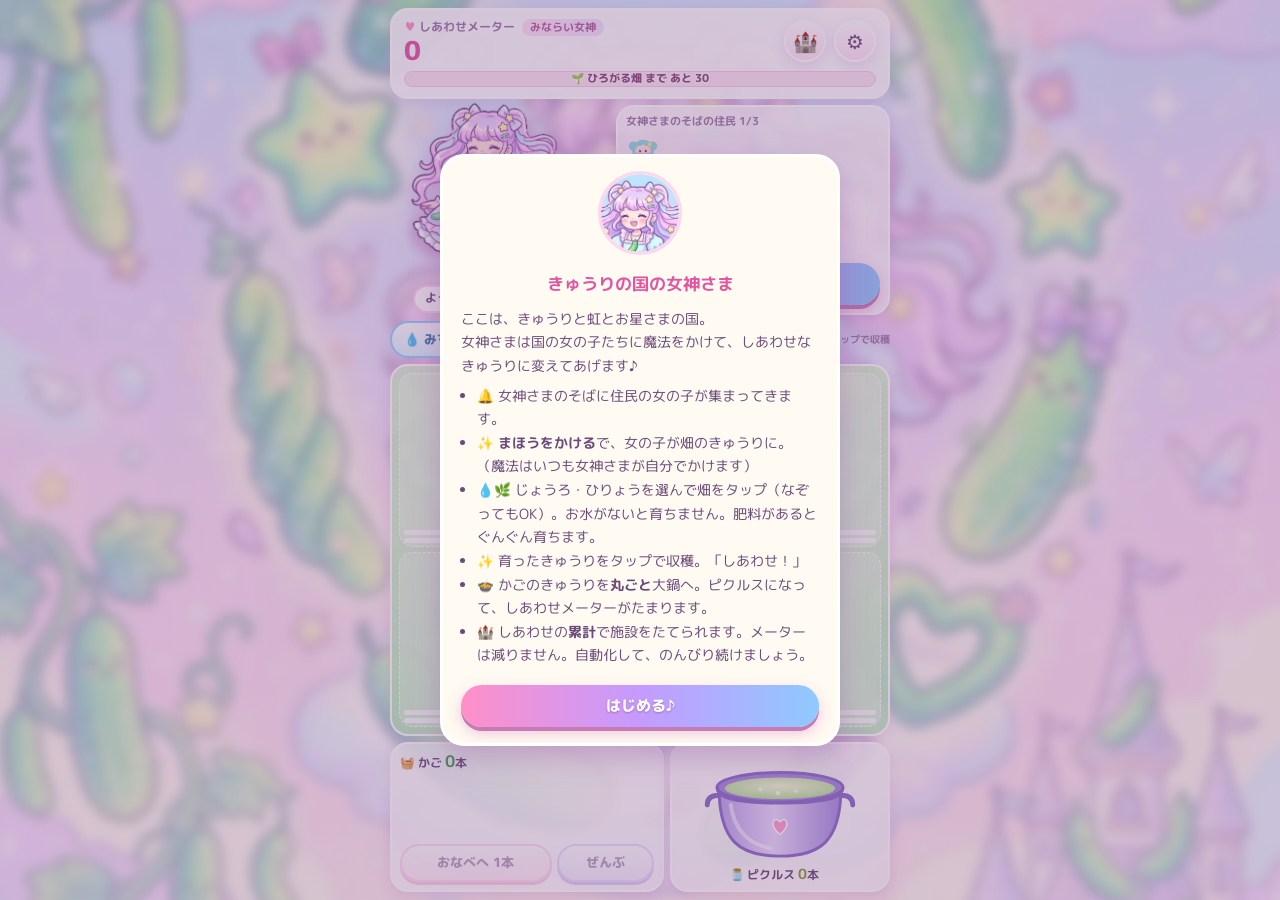
<file: index.html>
<!doctype html>
<html lang="ja">
<head>
<meta charset="utf-8">
<meta name="viewport" content="width=device-width, initial-scale=1, viewport-fit=cover, user-scalable=no">
<title>きゅうりの国の女神さま</title>
<meta name="description" content="女神さまの魔法で住民の女の子をきゅうりに。育てて収穫して、大鍋でピクルスにして、しあわせメーターをためよう。">
<meta name="theme-color" content="#f7d6ef">
<link rel="icon" href="assets/goddess_face.webp">
<link rel="preconnect" href="https://fonts.googleapis.com">
<link rel="preconnect" href="https://fonts.gstatic.com" crossorigin>
<link href="https://fonts.googleapis.com/css2?family=M+PLUS+Rounded+1c:wght@500;700;800&display=swap" rel="stylesheet">
<link rel="preload" as="image" href="assets/skins/default/base.webp">
<link rel="stylesheet" href="anim/goddess-anim.css">
<link rel="stylesheet" href="style.css">
</head>
<body>
<!-- 共有グラデーション定義 -->
<svg class="defs" aria-hidden="true" width="0" height="0">
  <defs>
    <linearGradient id="g-cuke" x1="0" y1="0" x2="0" y2="1">
      <stop offset="0" stop-color="#b6f09e"/><stop offset=".5" stop-color="#6fcf62"/><stop offset="1" stop-color="#3f9e47"/>
    </linearGradient>
    <linearGradient id="g-pickle" x1="0" y1="0" x2="0" y2="1">
      <stop offset="0" stop-color="#d6d98a"/><stop offset=".5" stop-color="#9fae4f"/><stop offset="1" stop-color="#6f7f34"/>
    </linearGradient>
    <linearGradient id="g-pot" x1="0" y1="0" x2="1" y2="0">
      <stop offset="0" stop-color="#b9a3ea"/><stop offset=".45" stop-color="#e9dcff"/><stop offset="1" stop-color="#a48ce0"/>
    </linearGradient>
    <radialGradient id="g-brine" cx=".5" cy=".4" r=".6">
      <stop offset="0" stop-color="#f3ffd8"/><stop offset="1" stop-color="#b7e39a"/>
    </radialGradient>
    <linearGradient id="g-soil" x1="0" y1="0" x2="0" y2="1">
      <stop offset="0" stop-color="#e8c3a6"/><stop offset="1" stop-color="#c69476"/>
    </linearGradient>
  </defs>
</svg>

<div id="app">
  <header id="top">
    <div class="meter-row">
      <div class="meter-main">
        <div class="meter-label"><span class="heart">♥</span> しあわせメーター <span id="title-name" class="title-name"></span></div>
        <div class="meter-num" id="happy">0</div>
      </div>
      <button id="btn-fac" class="round-btn" aria-label="施設">🏰<span id="fac-badge" class="badge" hidden>!</span></button>
      <button id="btn-menu" class="round-btn" aria-label="メニュー">⚙️</button>
    </div>
    <div class="bar"><div id="meter-fill" class="bar-fill"></div><div id="meter-text" class="bar-text"></div></div>
  </header>

  <section id="stage">
    <div id="goddess-wrap">
      <div id="goddess" title="タップで魔法をかける"></div>
      <div id="speech" class="speech">ようこそ、きゅうりの国へ♪</div>
    </div>
    <div id="crowd">
      <div class="crowd-head">女神さまのそばの住民 <span id="queue-count">0/3</span></div>
      <div id="queue"></div>
      <button id="btn-magic" class="magic-btn">✨ まほうをかける ✨</button>
    </div>
  </section>

  <nav id="tools">
    <button class="tool active" data-tool="water">💧 みずやり</button>
    <button class="tool" data-tool="fert">🌿 ひりょう</button>
    <div class="tool-hint">なぞってもOK・育ったらタップで収穫</div>
  </nav>

  <main id="field"></main>

  <footer id="bottom">
    <div id="basket-box">
      <div class="basket-head">🧺 かご <b id="basket-count">0</b>本</div>
      <div id="basket-view"></div>
      <div class="basket-btns">
        <button id="btn-pot1" class="pill">おなべへ 1本</button>
        <button id="btn-potall" class="pill alt">ぜんぶ</button>
      </div>
    </div>
    <div id="pot-box">
      <div id="pot" role="button" aria-label="大鍋（タップで1本入れる）"></div>
      <div class="pot-info">🫙 ピクルス <b id="pickles">0</b>本　<span id="pot-count"></span></div>
    </div>
  </footer>
</div>

<!-- 施設・メニュー -->
<div id="drawer" class="drawer" hidden>
  <div class="drawer-panel">
    <div class="drawer-head">
      <div class="tabs">
        <button class="tab active" data-tab="fac">🏰 施設</button>
        <button class="tab" data-tab="stats">📖 きろく</button>
        <button class="tab" data-tab="settings">⚙️ せってい</button>
      </div>
      <button id="drawer-close" class="round-btn small" aria-label="とじる">✕</button>
    </div>
    <div class="drawer-body">
      <div class="tab-page" data-page="fac">
        <p class="note">しあわせメーターの<b>累計</b>で施設をたてたりレベルアップできます。メーターは減りません♪<br>※住民に魔法をかけるのは、いつでも女神さまのお仕事です。</p>
        <div id="fac-list"></div>
      </div>
      <div class="tab-page" data-page="stats" hidden><div id="stats"></div></div>
      <div class="tab-page" data-page="settings" hidden>
        <label class="setting"><input type="checkbox" id="opt-sound" checked> 効果音</label>
        <label class="setting"><input type="checkbox" id="opt-anim" checked> 自動施設のエフェクトを表示</label>
        <label class="setting"><input type="checkbox" id="opt-goddess" checked> 女神さまのアニメーション</label>
        <p class="note">データはこのブラウザに自動保存されます。とじている間も施設はゆっくり働きます（最大8時間ぶん）。</p>
        <button id="btn-howto" class="pill">あそびかた</button>
        <button id="btn-reset" class="pill danger">さいしょからやりなおす</button>
      </div>
    </div>
  </div>
</div>

<div id="modal" class="modal" hidden>
  <div class="modal-card">
    <img src="assets/goddess_face.webp" alt="" class="modal-face">
    <div id="modal-body"></div>
    <button id="modal-ok" class="magic-btn">はーい♪</button>
  </div>
</div>

<div id="toast"></div>
<div id="fx"></div>

<script src="anim/goddess-anim.js"></script>
<script src="game.js"></script>
</body>
</html>
</file>
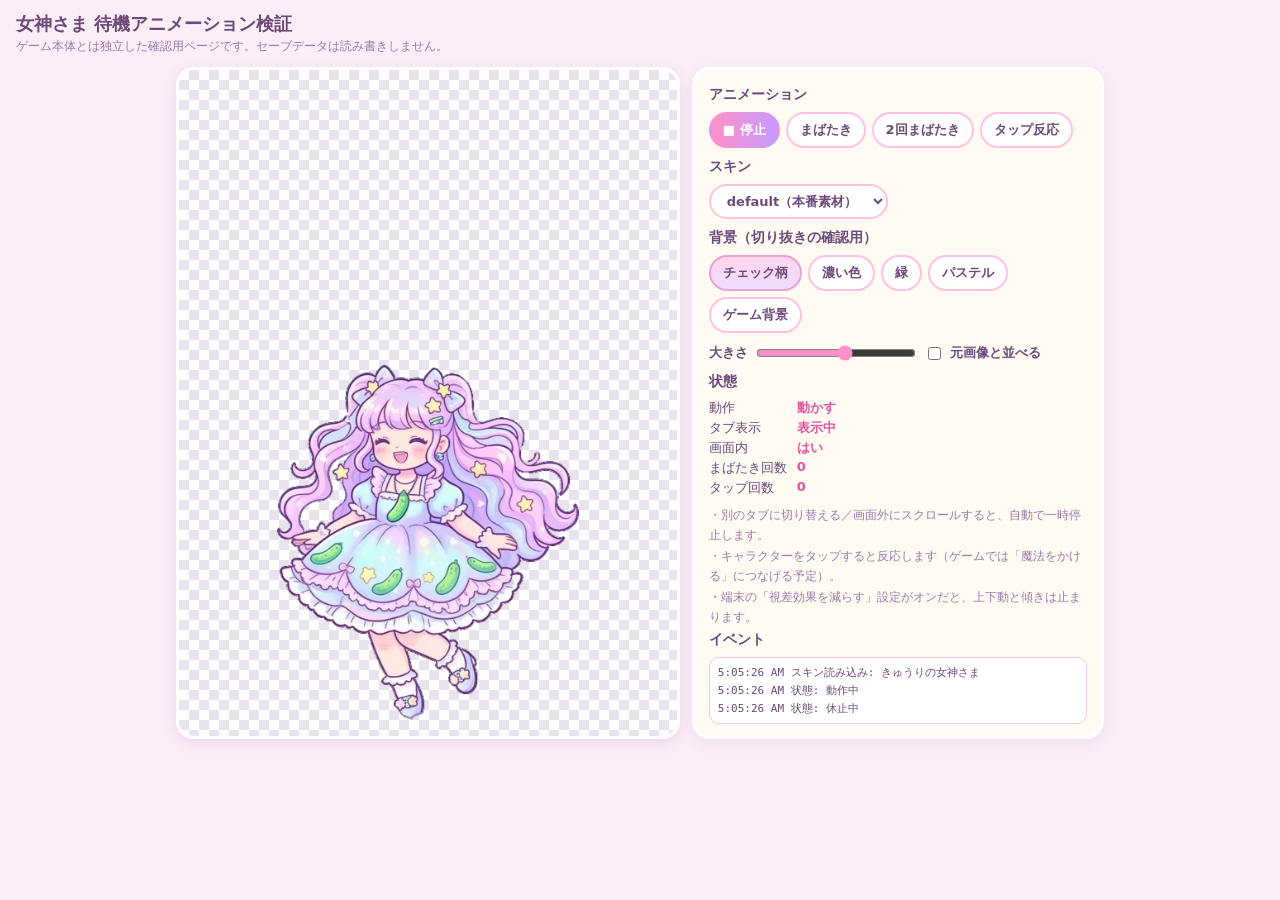
<file: lab/goddess.html>
<!doctype html>
<html lang="ja">
<head>
<meta charset="utf-8">
<meta name="viewport" content="width=device-width, initial-scale=1, viewport-fit=cover">
<title>女神さまアニメ検証</title>
<meta name="description" content="女神さまの透過立ち絵と簡易アニメーション（上下動・傾き・まばたき・タップ反応）の検証ページ。ゲーム本体とセーブデータには影響しません。">
<link rel="icon" href="../assets/goddess_face.webp">
<link rel="stylesheet" href="../anim/goddess-anim.css">
<style>
  :root{--ink:#6b4a7a;--soft:#9a7aa8;--card:#fffaf2;--line:#f1c7e3;--pink:#e2559f}
  *{box-sizing:border-box}
  body{margin:0;font-family:"Hiragino Maru Gothic ProN","M PLUS Rounded 1c",system-ui,sans-serif;color:var(--ink);background:#fbeef7}
  header{padding:12px 16px 4px}
  h1{font-size:18px;margin:0 0 2px}
  header p{margin:0;font-size:12px;color:var(--soft)}
  main{max-width:960px;margin:0 auto;padding:8px 16px 40px;display:grid;gap:12px;grid-template-columns:1fr}
  @media (min-width:820px){main{grid-template-columns:1.1fr .9fr}}
  .stage{position:relative;border-radius:18px;overflow:hidden;border:3px solid #fff;box-shadow:0 4px 14px rgba(160,100,180,.18);min-height:420px;display:flex;align-items:flex-end;justify-content:center;padding:24px 8px 8px}
  .bg-checker{background:repeating-conic-gradient(#e9e3ee 0 25%,#fff 0 50%) 0 0/20px 20px}
  .bg-dark{background:#2a1f3a}
  .bg-pastel{background:linear-gradient(180deg,#cfe8ff,#ffe3f3 60%,#e8ffe0)}
  .bg-game{background:url(../assets/world.webp) center/cover}
  .bg-green{background:#00c800}
  #host{position:relative;width:min(100%,var(--w,320px));aspect-ratio:387/450;cursor:pointer}
  .compare{display:none;position:relative;width:min(45%,var(--w,320px));aspect-ratio:376/480}
  .compare img{width:100%;height:100%;object-fit:contain}
  .compare span,.host-label{position:absolute;top:-20px;left:0;right:0;text-align:center;font-size:11px;font-weight:700;color:var(--ink);text-shadow:0 0 3px #fff,0 0 3px #fff}
  .stage.cmp .compare{display:block}
  .stage.cmp #host{width:min(45%,var(--w,320px))}
  .panel{background:var(--card);border-radius:18px;border:3px solid #fff;box-shadow:0 4px 14px rgba(160,100,180,.12);padding:12px 14px}
  .panel h2{font-size:14px;margin:4px 0 8px}
  .row{display:flex;flex-wrap:wrap;gap:6px;margin-bottom:10px;align-items:center}
  button,select{font:inherit;font-size:13px;font-weight:700;color:var(--ink);border:2px solid #ffc1e2;background:#fff;border-radius:999px;padding:7px 12px;cursor:pointer}
  button.on{background:linear-gradient(180deg,#ffd6ec,#efdcff);border-color:#e9a3d0}
  button.primary{background:linear-gradient(90deg,#ff8fc8,#c49bff);color:#fff;border-color:transparent}
  label{font-size:13px;font-weight:700;display:flex;align-items:center;gap:6px}
  input[type=range]{accent-color:#ff8fc8;width:160px}
  .state{display:grid;grid-template-columns:auto 1fr;gap:2px 10px;font-size:13px}
  .state b{color:var(--pink)}
  .note{font-size:12px;line-height:1.7;color:var(--soft);margin:8px 0 0}
  #log{font-size:11px;line-height:1.6;max-height:120px;overflow:auto;background:#fff;border-radius:10px;padding:6px 8px;border:1.5px solid var(--line);margin:0}
  .tapfx{position:absolute;pointer-events:none;font-size:20px;transform:translate(-50%,-50%);animation:tapfx .8s ease-out forwards}
  @keyframes tapfx{from{opacity:1;transform:translate(-50%,-50%) scale(.6)}to{opacity:0;transform:translate(-50%,-160%) scale(1.2)}}
</style>
</head>
<body>
<header>
  <h1>女神さま 待機アニメーション検証</h1>
  <p>ゲーム本体とは独立した確認用ページです。セーブデータは読み書きしません。</p>
</header>
<main>
  <section id="stage" class="stage bg-checker">
    <div class="compare"><span>元の画像（背景つき）</span><img src="../assets/goddess.webp" alt="元の切り抜き"></div>
    <div id="host"><span class="host-label" id="host-label" hidden>新しい透過画像</span></div>
  </section>

  <section class="panel">
    <h2>アニメーション</h2>
    <div class="row">
      <button id="btn-toggle" class="primary">■ 停止</button>
      <button id="btn-blink">まばたき</button>
      <button id="btn-blink2">2回まばたき</button>
      <button id="btn-react">タップ反応</button>
    </div>
    <h2>スキン</h2>
    <div class="row">
      <select id="sel-skin">
        <option value="../assets/skins/default/skin.json">default（本番素材）</option>
        <option value="skins/recolor/skin.json">テスト用（色ちがい）</option>
      </select>
    </div>
    <h2>背景（切り抜きの確認用）</h2>
    <div class="row" id="bgs">
      <button data-bg="checker" class="on">チェック柄</button>
      <button data-bg="dark">濃い色</button>
      <button data-bg="green">緑</button>
      <button data-bg="pastel">パステル</button>
      <button data-bg="game">ゲーム背景</button>
    </div>
    <div class="row">
      <label>大きさ <input type="range" id="size" min="140" max="460" value="320"></label>
      <label><input type="checkbox" id="cmp"> 元画像と並べる</label>
    </div>
    <h2>状態</h2>
    <div class="state">
      <span>動作</span><b id="st-run"></b>
      <span>タブ表示</span><b id="st-vis"></b>
      <span>画面内</span><b id="st-on"></b>
      <span>まばたき回数</span><b id="st-blink">0</b>
      <span>タップ回数</span><b id="st-tap">0</b>
    </div>
    <p class="note">・別のタブに切り替える／画面外にスクロールすると、自動で一時停止します。<br>
      ・キャラクターをタップすると反応します（ゲームでは「魔法をかける」につなげる予定）。<br>
      ・端末の「視差効果を減らす」設定がオンだと、上下動と傾きは止まります。</p>
    <h2>イベント</h2>
    <pre id="log"></pre>
  </section>
</main>

<script src="../anim/goddess-anim.js"></script>
<script>
(async () => {
  const $ = s => document.querySelector(s);
  const host = $('#host'), log = $('#log');
  const write = msg => { log.textContent = new Date().toLocaleTimeString() + ' ' + msg + '\n' + log.textContent; };
  const showState = s => {
    $('#st-run').textContent = s.running ? '動かす' : '停止';
    $('#st-vis').textContent = s.pageVisible ? '表示中' : '非表示（休止）';
    $('#st-on').textContent = s.onScreen ? 'はい' : 'いいえ（休止）';
    $('#btn-toggle').textContent = s.running ? '■ 停止' : '▶ 再開';
  };

  let ga;
  try {
    const skin = await GoddessAnim.loadSkin($('#sel-skin').value);
    ga = new GoddessAnim.Animator(host, { skin, onState: s => { showState(s); write('状態: ' + (s.active ? '動作中' : '休止中')); } });
    await ga.ready;
    write('スキン読み込み: ' + skin.name);
  } catch (e) {
    write('エラー: ' + e.message + '（file:// ではなく http サーバー経由で開いてください）');
    return;
  }

  setInterval(() => { $('#st-blink').textContent = ga.stats.blinks; $('#st-tap').textContent = ga.stats.taps; }, 300);

  host.addEventListener('goddess:tap', e => {
    const r = host.getBoundingClientRect();
    const fx = document.createElement('div');
    fx.className = 'tapfx'; fx.textContent = '✨';
    fx.style.left = (e.detail.x - r.left) + 'px'; fx.style.top = (e.detail.y - r.top) + 'px';
    host.appendChild(fx); fx.addEventListener('animationend', () => fx.remove());
    write('goddess:tap');
  });

  $('#btn-toggle').onclick = () => ga.toggle();
  $('#btn-blink').onclick = () => ga.blink(1);
  $('#btn-blink2').onclick = () => ga.blink(2);
  $('#btn-react').onclick = () => ga.react();
  $('#sel-skin').onchange = async e => {
    try { await ga.setSkin(await GoddessAnim.loadSkin(e.target.value)); write('スキン切替: ' + ga.skin.name); }
    catch (err) { write('エラー: ' + err.message); }
  };
  document.querySelectorAll('#bgs button').forEach(b => b.onclick = () => {
    document.querySelectorAll('#bgs button').forEach(x => x.classList.toggle('on', x === b));
    $('#stage').className = 'stage bg-' + b.dataset.bg + ($('#cmp').checked ? ' cmp' : '');
  });
  $('#size').oninput = e => $('#stage').style.setProperty('--w', e.target.value + 'px');
  $('#cmp').onchange = e => { $('#stage').classList.toggle('cmp', e.target.checked); $('#host-label').hidden = !e.target.checked; };
})();
</script>
</body>
</html>
</file>
<file: anim/goddess-anim.css>
/* GoddessAnim — 一枚絵キャラクター用の軽量待機アニメーション
   transform / opacity だけを動かすので、スマホでもGPU合成で軽く動きます。
   画像の内容は知りません（スキンは skin.json で差し替え）。 */

.ga-root{
  position:relative;width:100%;height:100%;
  --ga-bob-px:6px; --ga-bob-sec:3.4s;
  --ga-tilt-deg:1.2deg; --ga-tilt-sec:5.6s;
  --ga-breathe:1.012; --ga-breathe-sec:2.8s;
  --ga-pivot-x:50%; --ga-pivot-y:60%;
  touch-action:manipulation;
  -webkit-tap-highlight-color:transparent;
}
.ga-layer{position:absolute;inset:0}
.ga-bob{animation:ga-bob var(--ga-bob-sec) ease-in-out infinite alternate;will-change:transform}
.ga-sway{animation:ga-sway var(--ga-tilt-sec) ease-in-out infinite alternate;transform-origin:var(--ga-pivot-x) var(--ga-pivot-y)}
.ga-breathe{animation:ga-breathe var(--ga-breathe-sec) ease-in-out infinite alternate;transform-origin:50% 100%}
.ga-react{transform-origin:50% 100%}

.ga-frame{
  position:absolute;inset:0;width:100%;height:100%;
  object-fit:contain;object-position:50% 100%;
  pointer-events:none;user-select:none;-webkit-user-select:none;-webkit-user-drag:none;
}
.ga-blink{opacity:0}
.ga-root.ga-blinking .ga-blink{opacity:1}

/* 停止中・画面外ではアニメーションを一時停止（位置はその場で止まる） */
.ga-root.ga-paused .ga-bob,
.ga-root.ga-paused .ga-sway,
.ga-root.ga-paused .ga-breathe{animation-play-state:paused}

@keyframes ga-bob{
  from{transform:translateY(calc(var(--ga-bob-px) * .5))}
  to{transform:translateY(calc(var(--ga-bob-px) * -.5))}
}
@keyframes ga-sway{
  from{transform:rotate(calc(var(--ga-tilt-deg) * -1))}
  to{transform:rotate(var(--ga-tilt-deg))}
}
@keyframes ga-breathe{
  from{transform:scale(1,1)}
  to{transform:scale(calc(2 - var(--ga-breathe)),var(--ga-breathe))}
}

/* 動きを減らす設定の端末では、上下動・傾きを止める（まばたきとタップ反応は控えめに残す） */
@media (prefers-reduced-motion:reduce){
  .ga-bob,.ga-sway,.ga-breathe{animation:none}
}
</file>
<file: style.css>
:root{
  --ink:#6b4a7a;
  --ink-soft:#9a7aa8;
  --pink:#ff8fc8;
  --pink-soft:#ffd6ec;
  --lav:#c9b3f5;
  --mint:#8fe0a6;
  --cream:#fffaf2;
  --card:rgba(255,255,255,.78);
  --card-strong:rgba(255,255,255,.92);
  --line:#f1c7e3;
  --shadow:0 4px 14px rgba(160,100,180,.18);
}
*{box-sizing:border-box;-webkit-tap-highlight-color:transparent}
html,body{margin:0;height:100%;overflow:hidden}
body{
  font-family:"M PLUS Rounded 1c","Hiragino Maru Gothic ProN","Rounded Mplus 1c",system-ui,sans-serif;
  color:var(--ink);
  background:#f6dff3;
  user-select:none;-webkit-user-select:none;
}
body::before{
  content:"";position:fixed;inset:-20px;z-index:-2;
  background:url(assets/world.webp) center/cover no-repeat;
  filter:blur(6px) saturate(1.05);
}
body::after{
  content:"";position:fixed;inset:0;z-index:-1;
  background:linear-gradient(180deg,rgba(255,240,250,.35),rgba(255,250,255,.55));
}
button{font:inherit;color:inherit;cursor:pointer;border:none;background:none}
.defs{position:absolute;width:0;height:0;overflow:hidden}

#app{
  max-width:520px;height:100vh;height:100dvh;margin:0 auto;
  display:flex;flex-direction:column;gap:6px;
  padding:max(8px,env(safe-area-inset-top)) 10px max(8px,env(safe-area-inset-bottom));
}

/* ---------- header ---------- */
#top{background:var(--card-strong);border-radius:18px;padding:8px 12px 10px;box-shadow:var(--shadow);border:2px solid #fff}
.meter-row{display:flex;align-items:center;gap:8px}
.meter-main{flex:1;min-width:0}
.meter-label{font-size:12px;font-weight:700;color:var(--ink-soft);white-space:nowrap;overflow:hidden;text-overflow:ellipsis}
.heart{color:var(--pink)}
.title-name{display:inline-block;margin-left:4px;padding:0 8px;border-radius:10px;background:linear-gradient(90deg,#ffe3f3,#efe3ff);color:#b0609a;font-size:11px}
.meter-num{font-size:26px;font-weight:800;line-height:1.1;color:#e2559f;letter-spacing:.02em;text-shadow:0 2px 0 #fff}
.round-btn{position:relative;width:42px;height:42px;border-radius:50%;background:linear-gradient(180deg,#fff,#ffe7f5);box-shadow:var(--shadow);font-size:20px;border:2px solid #fff;flex:none}
.round-btn.small{width:34px;height:34px;font-size:15px}
.badge{position:absolute;top:-4px;right:-4px;min-width:20px;height:20px;border-radius:10px;background:#ff5fa8;color:#fff;font-size:12px;font-weight:800;line-height:20px;padding:0 5px;animation:pulse 1s infinite}
.bar{position:relative;height:16px;margin-top:6px;border-radius:9px;background:#fbe6f3;overflow:hidden;border:1.5px solid #f6cbe5}
.bar-fill{height:100%;width:0;border-radius:9px;background:linear-gradient(90deg,#ffb3dc,#ff7fbf,#c79bff);transition:width .3s}
.bar-fill.full{background:linear-gradient(90deg,#ffd36e,#ff8fc8,#a98bff,#7fd6ff,#a98bff,#ff8fc8,#ffd36e);background-size:200% 100%;animation:shine 2s linear infinite}
.bar-text{position:absolute;inset:0;text-align:center;font-size:10.5px;font-weight:800;line-height:13px;color:#8a4a7a;text-shadow:0 0 3px #fff,0 0 3px #fff}

/* ---------- stage ---------- */
#stage{display:flex;gap:6px;align-items:stretch;height:clamp(150px,25vh,210px);flex:none}
#goddess-wrap{position:relative;width:44%;flex:none}
#goddess{position:absolute;left:50%;bottom:-2px;height:104%;aspect-ratio:387/450;transform:translateX(-50%);cursor:pointer}
#goddess .ga-base{filter:drop-shadow(0 6px 8px rgba(200,120,200,.35))}
#goddess.fallback{height:112%;aspect-ratio:376/480}
#goddess.fallback img{width:100%;height:100%;object-fit:contain}
.speech{position:absolute;left:0;right:0;bottom:2px;margin:auto;width:max-content;max-width:100%;background:#fff;border-radius:14px;padding:4px 10px;font-size:11.5px;font-weight:700;box-shadow:var(--shadow);border:2px solid var(--pink-soft);z-index:2;text-align:center;line-height:1.35}
.speech::after{content:"";position:absolute;top:-8px;left:50%;margin-left:-6px;border:6px solid transparent;border-bottom-color:#fff;border-top:0}
#crowd{flex:1;min-width:0;display:flex;flex-direction:column;background:var(--card);border-radius:18px;padding:6px 8px 8px;box-shadow:var(--shadow);border:2px solid #fff}
.crowd-head{font-size:11px;font-weight:700;color:var(--ink-soft)}
#queue{flex:1;display:flex;flex-wrap:wrap;align-content:flex-start;gap:2px;overflow:hidden;padding-top:2px}
.girl{width:34px;height:46px;position:relative;animation:hop 1.6s ease-in-out infinite}
.girl svg{width:100%;height:100%;display:block}
.girl .gname{position:absolute;bottom:-3px;left:-6px;right:-6px;text-align:center;font-size:8px;font-weight:800;color:#a05a90;text-shadow:0 0 2px #fff,0 0 2px #fff}
.girl.enter{animation:enter .5s ease-out,hop 1.6s .5s ease-in-out infinite}
.magic-btn{margin-top:4px;padding:10px 8px;border-radius:999px;font-weight:800;font-size:15px;color:#fff;
  background:linear-gradient(90deg,#ff8fc8,#c49bff,#8fc9ff,#c49bff,#ff8fc8);background-size:200% 100%;animation:shine 4s linear infinite;
  box-shadow:0 4px 0 #c77bb5,0 6px 14px rgba(200,100,180,.35);text-shadow:0 1px 2px rgba(150,60,130,.5);transition:transform .08s}
.magic-btn:active{transform:translateY(3px);box-shadow:0 1px 0 #c77bb5}
.magic-btn:disabled{filter:grayscale(.6) opacity(.7);animation:none}

/* ---------- tools ---------- */
#tools{display:flex;gap:6px;align-items:center;flex:none}
.tool{padding:7px 12px;border-radius:999px;background:var(--card);font-weight:800;font-size:13px;border:2px solid #fff;box-shadow:var(--shadow)}
.tool.active{background:linear-gradient(180deg,#fff,#d9f5ff);border-color:#8fd3ff;color:#3b7fb0}
.tool[data-tool=fert].active{background:linear-gradient(180deg,#fff,#dcf7d8);border-color:#8fdc95;color:#3f8a4a}
.tool-hint{flex:1;font-size:10px;color:var(--ink-soft);font-weight:700;text-align:right;line-height:1.2}

/* ---------- field ---------- */
#field{flex:1;min-height:0;display:grid;gap:5px;padding:7px;border-radius:18px;
  background:linear-gradient(180deg,rgba(214,247,206,.85),rgba(186,236,190,.85));
  border:2px solid #fff;box-shadow:var(--shadow);touch-action:none}
.plot{position:relative;min-width:0;min-height:0;border-radius:14px;background:rgba(255,255,255,.45);border:1.5px solid rgba(255,255,255,.9);overflow:hidden;cursor:pointer;display:flex;flex-direction:column}
.plot .art{flex:1;min-height:0;position:relative}
.plot .art svg{position:absolute;inset:0;width:100%;height:100%}
.plot .pbars{display:flex;gap:2px;padding:0 4px 3px}
.pbar{flex:1;height:5px;border-radius:3px;background:rgba(255,255,255,.8);overflow:hidden}
.pbar i{display:block;height:100%;width:0}
.pbar.w i{background:#6cc4ff}
.pbar.f i{background:#86d47a}
.pbar.g{flex:none;width:100%}
.pbar.g i{background:linear-gradient(90deg,#ffd36e,#ff9fd0)}
.plot .pname{position:absolute;top:2px;left:4px;font-size:9px;font-weight:800;color:#8a5a8a;text-shadow:0 0 2px #fff,0 0 2px #fff;white-space:nowrap}
.plot .warn{position:absolute;top:1px;right:3px;font-size:12px;animation:pulse 1s infinite}
.plot.empty{background:rgba(255,255,255,.25);border-style:dashed}
.plot.empty .art::after{content:"あき地";position:absolute;inset:0;display:flex;align-items:center;justify-content:center;font-size:11px;font-weight:800;color:rgba(130,150,110,.7)}
.plot.ready{background:radial-gradient(circle,rgba(255,255,220,.95),rgba(255,236,250,.7));border-color:#ffd36e;animation:glow 1.2s ease-in-out infinite}
.plot.hit{animation:hit .25s}
.plot.small .pname{font-size:8px}

/* ---------- bottom ---------- */
#bottom{display:flex;gap:6px;height:clamp(118px,18vh,150px);flex:none}
#basket-box{flex:1;min-width:0;display:flex;flex-direction:column;background:var(--card);border-radius:18px;padding:6px 8px 8px;box-shadow:var(--shadow);border:2px solid #fff}
.basket-head{font-size:12px;font-weight:700}
.basket-head b{font-size:16px;color:#3f9e47}
#basket-view{flex:1;min-height:0;display:flex;flex-wrap:wrap;align-content:flex-start;gap:0 2px;overflow:hidden;padding:2px 0}
#basket-view svg{width:30px;height:15px}
.basket-btns{display:flex;gap:5px}
.pill{flex:1;padding:8px 6px;border-radius:999px;font-weight:800;font-size:12.5px;background:linear-gradient(180deg,#fff,#ffe1f1);border:2px solid #ffc1e2;box-shadow:0 3px 0 #f0a8cf;transition:transform .08s}
.pill:active{transform:translateY(2px);box-shadow:0 1px 0 #f0a8cf}
.pill.alt{flex:.6;background:linear-gradient(180deg,#fff,#ece2ff);border-color:#d3c0ff;box-shadow:0 3px 0 #bba5ef}
.pill:disabled{opacity:.5}
.pill.danger{background:linear-gradient(180deg,#fff,#ffe0e0);border-color:#ffb0b0;box-shadow:0 3px 0 #e99}
#pot-box{width:44%;flex:none;display:flex;flex-direction:column;align-items:center;background:var(--card);border-radius:18px;padding:2px 4px 6px;box-shadow:var(--shadow);border:2px solid #fff}
#pot{flex:1;min-height:0;width:100%;cursor:pointer;position:relative}
#pot svg{position:absolute;inset:0;width:100%;height:100%}
#pot.splash{animation:hit .3s}
.pot-info{font-size:11.5px;font-weight:700;white-space:nowrap}
.pot-info b{color:#8a9a34;font-size:14px}
#pot-count{font-size:10px;color:var(--ink-soft)}
.bob{animation:bob 2.4s ease-in-out infinite;transform-box:fill-box;transform-origin:center}
.steam{animation:steam 3s ease-in infinite;opacity:0}
.bubble{animation:bubble 2.2s ease-in infinite}

/* ---------- drawer ---------- */
.drawer{position:fixed;inset:0;z-index:20;background:rgba(120,70,130,.25);display:flex;align-items:flex-end;justify-content:center}
.drawer[hidden],.modal[hidden]{display:none}
.drawer-panel{width:100%;max-width:520px;height:82dvh;height:82vh;background:var(--cream);border-radius:22px 22px 0 0;display:flex;flex-direction:column;box-shadow:0 -6px 24px rgba(150,80,160,.3);animation:slideup .25s ease-out;border:3px solid #fff;border-bottom:0}
.drawer-head{display:flex;align-items:center;gap:8px;padding:10px 12px 6px;border-bottom:2px dashed var(--line)}
.tabs{flex:1;display:flex;gap:4px}
.tab{padding:7px 10px;border-radius:12px;font-weight:800;font-size:13px;background:#fbeef7}
.tab.active{background:linear-gradient(180deg,#ffd6ec,#efdcff);color:#a0408a}
.drawer-body{flex:1;overflow-y:auto;padding:10px 12px 24px;-webkit-overflow-scrolling:touch}
.note{font-size:12px;line-height:1.6;background:#fff;border-radius:12px;padding:8px 10px;margin:0 0 10px;border:1.5px solid var(--line)}
.fac{display:flex;gap:10px;align-items:center;background:#fff;border-radius:16px;padding:9px 10px;margin-bottom:8px;border:2px solid #f6e1ef;box-shadow:0 2px 6px rgba(160,100,180,.1)}
.fac.can{border-color:#ffb3dc;background:linear-gradient(90deg,#fff,#fff3fa)}
.fac.locked .fac-icon{filter:grayscale(1) opacity(.45)}
.fac-icon{font-size:30px;width:44px;height:44px;flex:none;display:flex;align-items:center;justify-content:center;background:#fdf2fa;border-radius:12px}
.fac-main{flex:1;min-width:0}
.fac-name{font-weight:800;font-size:14px}
.fac-name small{font-size:11px;color:#e2559f;margin-left:4px}
.fac-desc{font-size:11px;line-height:1.45;color:var(--ink-soft)}
.fac-eff{font-size:11px;font-weight:700;color:#5a8a4a;margin-top:2px}
.fac-prog{height:6px;border-radius:3px;background:#f5e6f0;margin-top:4px;overflow:hidden}
.fac-prog i{display:block;height:100%;background:linear-gradient(90deg,#ffb3dc,#c79bff)}
.fac-btn{flex:none;width:76px;padding:8px 2px;border-radius:12px;font-weight:800;font-size:12px;line-height:1.25;background:#f3eaf1;color:#b9a0b5}
.fac-btn.on{background:linear-gradient(180deg,#ff9fd0,#c99bff);color:#fff;box-shadow:0 3px 0 #b77fc0;animation:pulse 1.2s infinite}
.fac-btn.max{background:#fff3c9;color:#b08a2a}
#stats{font-size:13px;line-height:1.9}
#stats .row{display:flex;justify-content:space-between;border-bottom:1px dashed var(--line);padding:2px 4px}
#stats .row b{color:#e2559f}
#stats h3{font-size:14px;margin:14px 0 4px}
#stats .names{font-size:11px;line-height:1.7;color:var(--ink-soft)}
.setting{display:flex;align-items:center;gap:8px;font-weight:700;font-size:14px;padding:8px 4px}
.setting input{width:20px;height:20px;accent-color:#ff8fc8}
.tab-page .pill{display:block;width:100%;margin:10px 0}

/* ---------- modal / toast / fx ---------- */
.modal{position:fixed;inset:0;z-index:30;background:rgba(120,70,130,.3);display:flex;align-items:center;justify-content:center;padding:16px}
.modal-card{width:100%;max-width:400px;max-height:90vh;overflow-y:auto;background:var(--cream);border-radius:24px;padding:18px 18px 16px;text-align:center;border:3px solid #fff;box-shadow:0 10px 30px rgba(150,80,160,.35);animation:pop .3s ease-out}
.modal-face{width:84px;height:84px;border-radius:50%;border:3px solid #ffd6ec;margin-top:-4px}
#modal-body{font-size:13.5px;line-height:1.75;text-align:left;margin:8px 0 14px}
#modal-body h2{font-size:17px;text-align:center;margin:2px 0 8px;color:#e2559f}
#modal-body ul{padding-left:1.2em;margin:6px 0}
#modal-ok{width:100%}
#toast{position:fixed;left:50%;top:84px;transform:translateX(-50%);z-index:40;display:flex;flex-direction:column;gap:6px;align-items:center;pointer-events:none;width:92%;max-width:460px}
.toast{background:#fff;border-radius:999px;padding:8px 16px;font-weight:800;font-size:13px;box-shadow:var(--shadow);border:2px solid #ffc1e2;animation:toast 3.2s ease forwards;text-align:center}
#fx{position:fixed;inset:0;pointer-events:none;z-index:25;overflow:hidden}
.float{position:absolute;font-weight:800;white-space:nowrap;transform:translate(-50%,-50%);text-shadow:0 0 3px #fff,0 0 3px #fff,0 0 5px #fff}
.shiawase{background:#fff;color:#ff5fa8;border-radius:14px;padding:3px 9px;font-size:13px;border:2px solid #ffb3dc;box-shadow:0 3px 8px rgba(255,120,190,.35);text-shadow:none}
.shiawase.big{font-size:15px;background:linear-gradient(90deg,#fff6c9,#ffe3f3);border-color:#ffd36e}
.plus{color:#e2559f;font-size:15px}
.plus.crit{color:#ff9a1f;font-size:18px}
.mini{font-size:16px}
.fly{position:absolute;width:44px;height:22px;margin:-11px 0 0 -22px}
.fly svg{width:100%;height:100%}
.flygirl{position:absolute;width:34px;height:46px;margin:-23px 0 0 -17px}
.flygirl svg{width:100%;height:100%}

@keyframes hop{0%,100%{transform:translateY(0)}50%{transform:translateY(-3px)}}
@keyframes enter{from{transform:translateX(30px);opacity:0}to{transform:none;opacity:1}}
@keyframes shine{from{background-position:0 0}to{background-position:200% 0}}
@keyframes pulse{0%,100%{transform:scale(1)}50%{transform:scale(1.08)}}
@keyframes glow{0%,100%{box-shadow:0 0 0 rgba(255,210,110,0)}50%{box-shadow:0 0 12px rgba(255,200,90,.9)}}
@keyframes hit{0%{transform:scale(1)}50%{transform:scale(.92)}100%{transform:scale(1)}}
@keyframes bob{0%,100%{transform:translateY(0) rotate(-4deg)}50%{transform:translateY(-3px) rotate(4deg)}}
@keyframes steam{0%{opacity:0;transform:translateY(0)}30%{opacity:.7}100%{opacity:0;transform:translateY(-22px)}}
@keyframes bubble{0%{opacity:0;transform:translateY(0)}20%{opacity:1}100%{opacity:0;transform:translateY(-8px)}}
@keyframes slideup{from{transform:translateY(40%)}to{transform:none}}
@keyframes pop{from{transform:scale(.85);opacity:0}to{transform:none;opacity:1}}
@keyframes toast{0%{opacity:0;transform:translateY(-10px)}10%,80%{opacity:1;transform:none}100%{opacity:0;transform:translateY(-6px)}}

@media (max-height:640px){
  #stage{height:140px}
  .magic-btn{padding:7px 6px;font-size:13px}
  #bottom{height:108px}
  .meter-num{font-size:22px}
}
@media (prefers-reduced-motion:reduce){
  *{animation-duration:.001s!important;animation-iteration-count:1!important}
}
</file>
